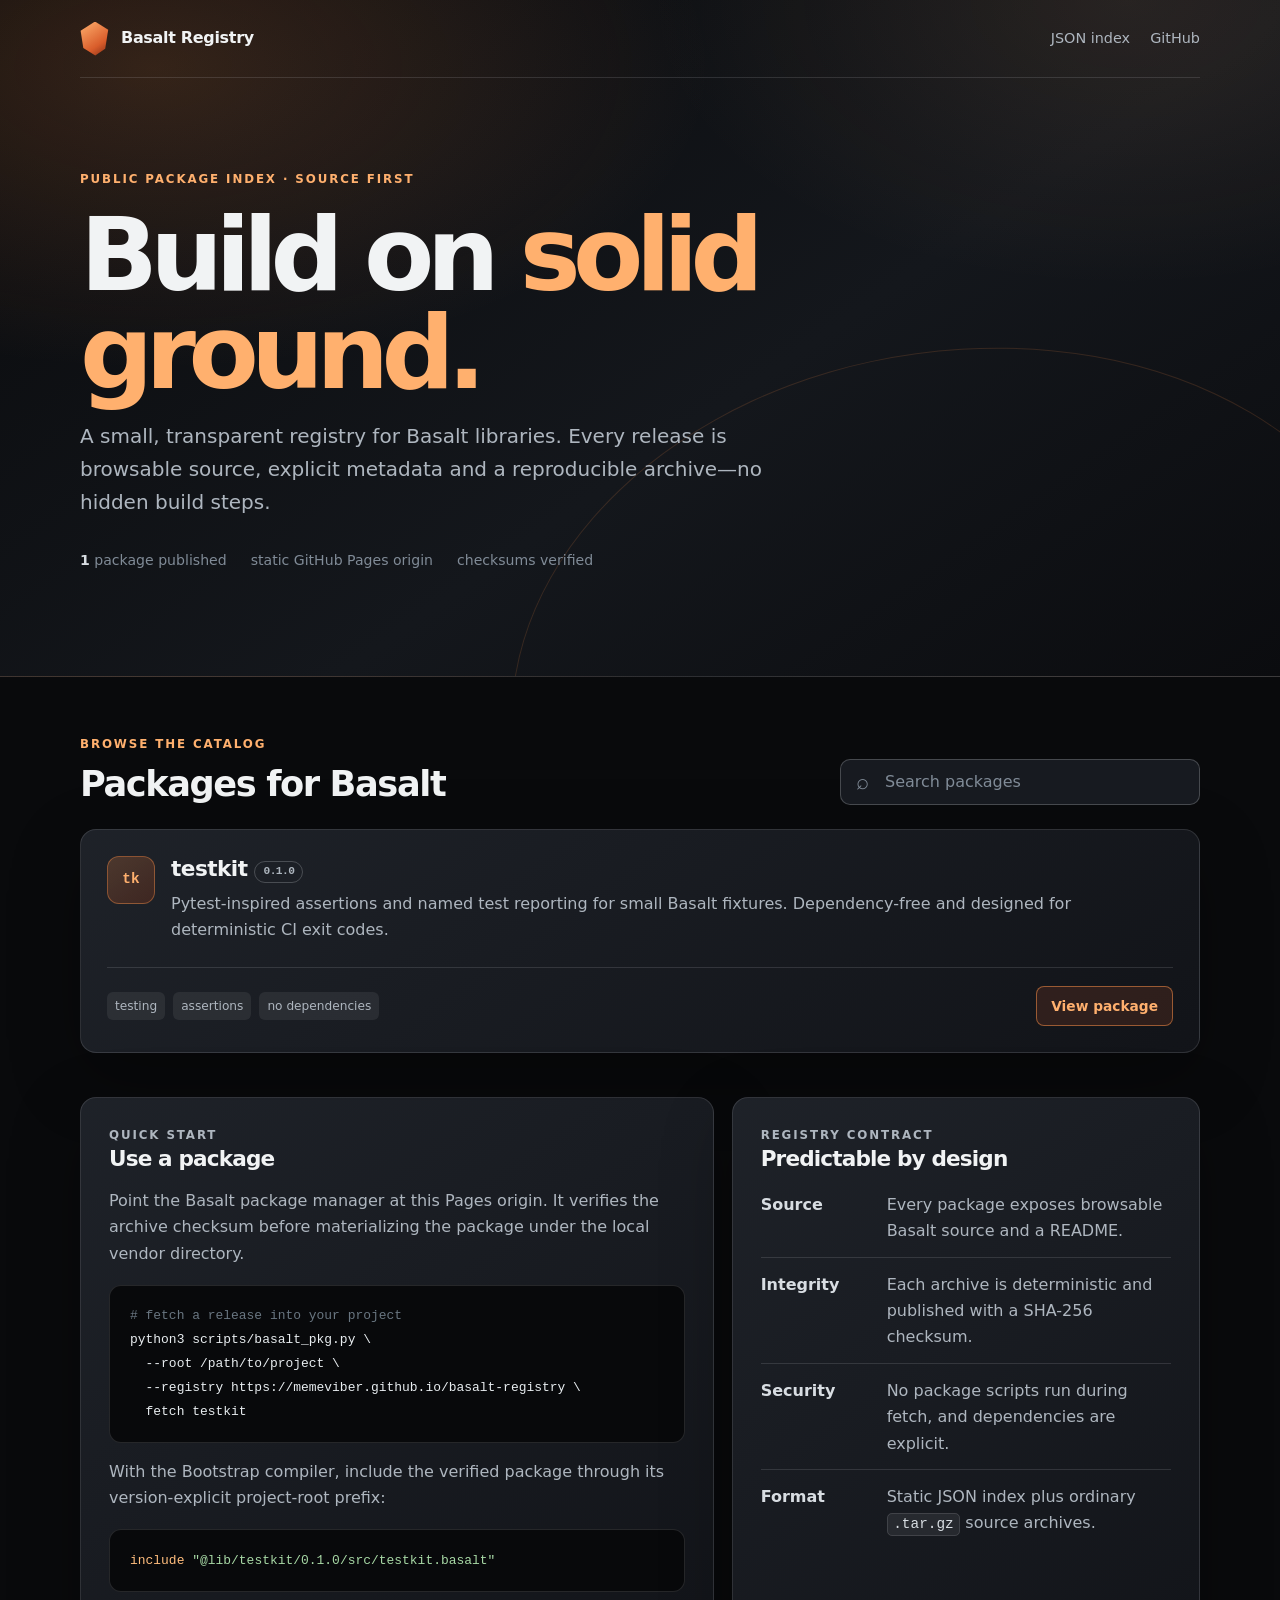
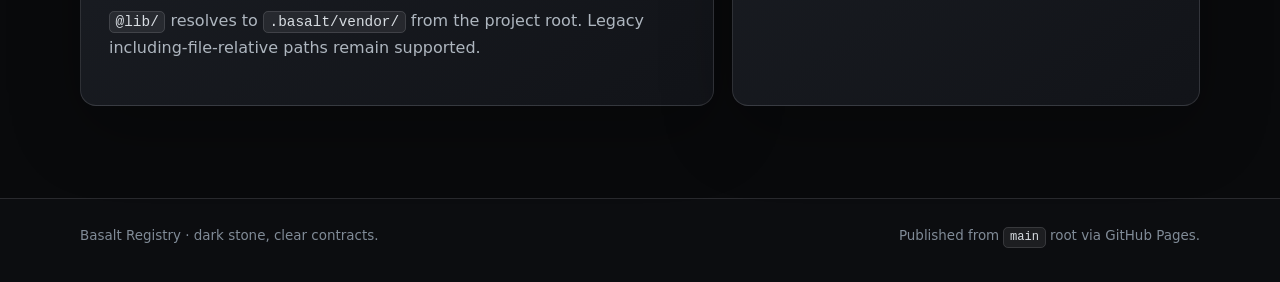
<file: index.html>
<!doctype html>
<html lang="en">
<head>
  <meta charset="utf-8">
  <meta name="viewport" content="width=device-width, initial-scale=1">
  <meta name="description" content="Basalt Registry: a transparent source-first package index for Basalt libraries.">
  <title>Basalt Registry — package index</title>
  <link rel="stylesheet" href="style.css">
</head>
<body>
  <header class="site-header">
    <nav class="topbar" aria-label="Primary navigation">
      <a class="brand" href="./"><span class="basalt-glyph" aria-hidden="true"></span><span>Basalt Registry</span></a>
      <div class="nav-links">
        <a href="registry.json">JSON index</a>
        <a href="https://github.com/memeviber/basalt-registry">GitHub</a>
      </div>
    </nav>
    <div class="hero">
      <p class="eyebrow">Public package index · source first</p>
      <h1>Build on <span>solid ground.</span></h1>
      <p class="hero-lede">A small, transparent registry for Basalt libraries. Every release is browsable source, explicit metadata and a reproducible archive—no hidden build steps.</p>
      <div class="hero-meta" aria-label="Registry facts">
        <span><strong id="package-count">1</strong> package published</span>
        <span>static GitHub Pages origin</span>
        <span>checksums verified</span>
      </div>
    </div>
  </header>

  <main class="content">
    <section aria-labelledby="packages-title">
      <div class="registry-toolbar">
        <div>
          <p class="section-label">Browse the catalog</p>
          <h2 id="packages-title">Packages for Basalt</h2>
        </div>
        <div class="search-box">
          <label for="package-search">Search packages</label>
          <input id="package-search" type="search" placeholder="Search packages" autocomplete="off">
        </div>
      </div>

      <p id="package-empty" class="surface empty-state" hidden>No package matches that search.</p>

      <div class="package-grid" id="package-list">
        <article class="surface package-card" data-search="testkit assertion testing pytest test">
          <div class="package-card-head">
            <div class="package-mark" aria-hidden="true">tk</div>
            <div>
              <h3><a href="packages/testkit/0.1.0/">testkit</a><span class="version">0.1.0</span></h3>
              <p class="package-summary">Pytest-inspired assertions and named test reporting for small Basalt fixtures. Dependency-free and designed for deterministic CI exit codes.</p>
            </div>
          </div>
          <div class="package-card-foot">
            <div class="package-tags" aria-label="Package tags">
              <span class="tag">testing</span>
              <span class="tag">assertions</span>
              <span class="tag">no dependencies</span>
            </div>
            <a class="button" href="packages/testkit/0.1.0/">View package</a>
          </div>
        </article>
      </div>
    </section>

    <div class="info-grid">
      <section class="surface info-card" aria-labelledby="install-title">
        <p class="section-label">Quick start</p>
        <h2 id="install-title">Use a package</h2>
        <p>Point the Basalt package manager at this Pages origin. It verifies the archive checksum before materializing the package under the local vendor directory.</p>
        <pre><code><span class="code-comment"># fetch a release into your project</span>
python3 scripts/basalt_pkg.py \
  --root /path/to/project \
  --registry https://memeviber.github.io/basalt-registry \
  fetch testkit</code></pre>
        <p>With the Bootstrap compiler, include the verified package through its version-explicit project-root prefix:</p>
        <pre><code><span class="code-keyword">include</span> <span class="code-string">"@lib/testkit/0.1.0/src/testkit.basalt"</span></code></pre>
        <p><code>@lib/</code> resolves to <code>.basalt/vendor/</code> from the project root. Legacy including-file-relative paths remain supported.</p>
      </section>

      <section class="surface info-card" aria-labelledby="contract-title">
        <p class="section-label">Registry contract</p>
        <h2 id="contract-title">Predictable by design</h2>
        <dl class="contract-list">
          <div><dt>Source</dt><dd>Every package exposes browsable Basalt source and a README.</dd></div>
          <div><dt>Integrity</dt><dd>Each archive is deterministic and published with a SHA-256 checksum.</dd></div>
          <div><dt>Security</dt><dd>No package scripts run during fetch, and dependencies are explicit.</dd></div>
          <div><dt>Format</dt><dd>Static JSON index plus ordinary <code>.tar.gz</code> source archives.</dd></div>
        </dl>
      </section>
    </div>
  </main>

  <footer class="site-footer">
    <div class="site-footer-inner">
      <p>Basalt Registry · dark stone, clear contracts.</p>
      <p>Published from <code>main</code> root via GitHub Pages.</p>
    </div>
  </footer>

  <script>
    (function () {
      const input = document.getElementById("package-search");
      const cards = Array.from(document.querySelectorAll("#package-list .package-card"));
      const empty = document.getElementById("package-empty");
      const count = document.getElementById("package-count");
      count.textContent = String(cards.length);
      input.addEventListener("input", function () {
        const query = input.value.trim().toLowerCase();
        let visible = 0;
        cards.forEach(function (card) {
          const matches = !query || card.dataset.search.includes(query);
          card.hidden = !matches;
          if (matches) visible += 1;
        });
        empty.hidden = visible !== 0;
      });
    }());
  </script>
</body>
</html>
</file>
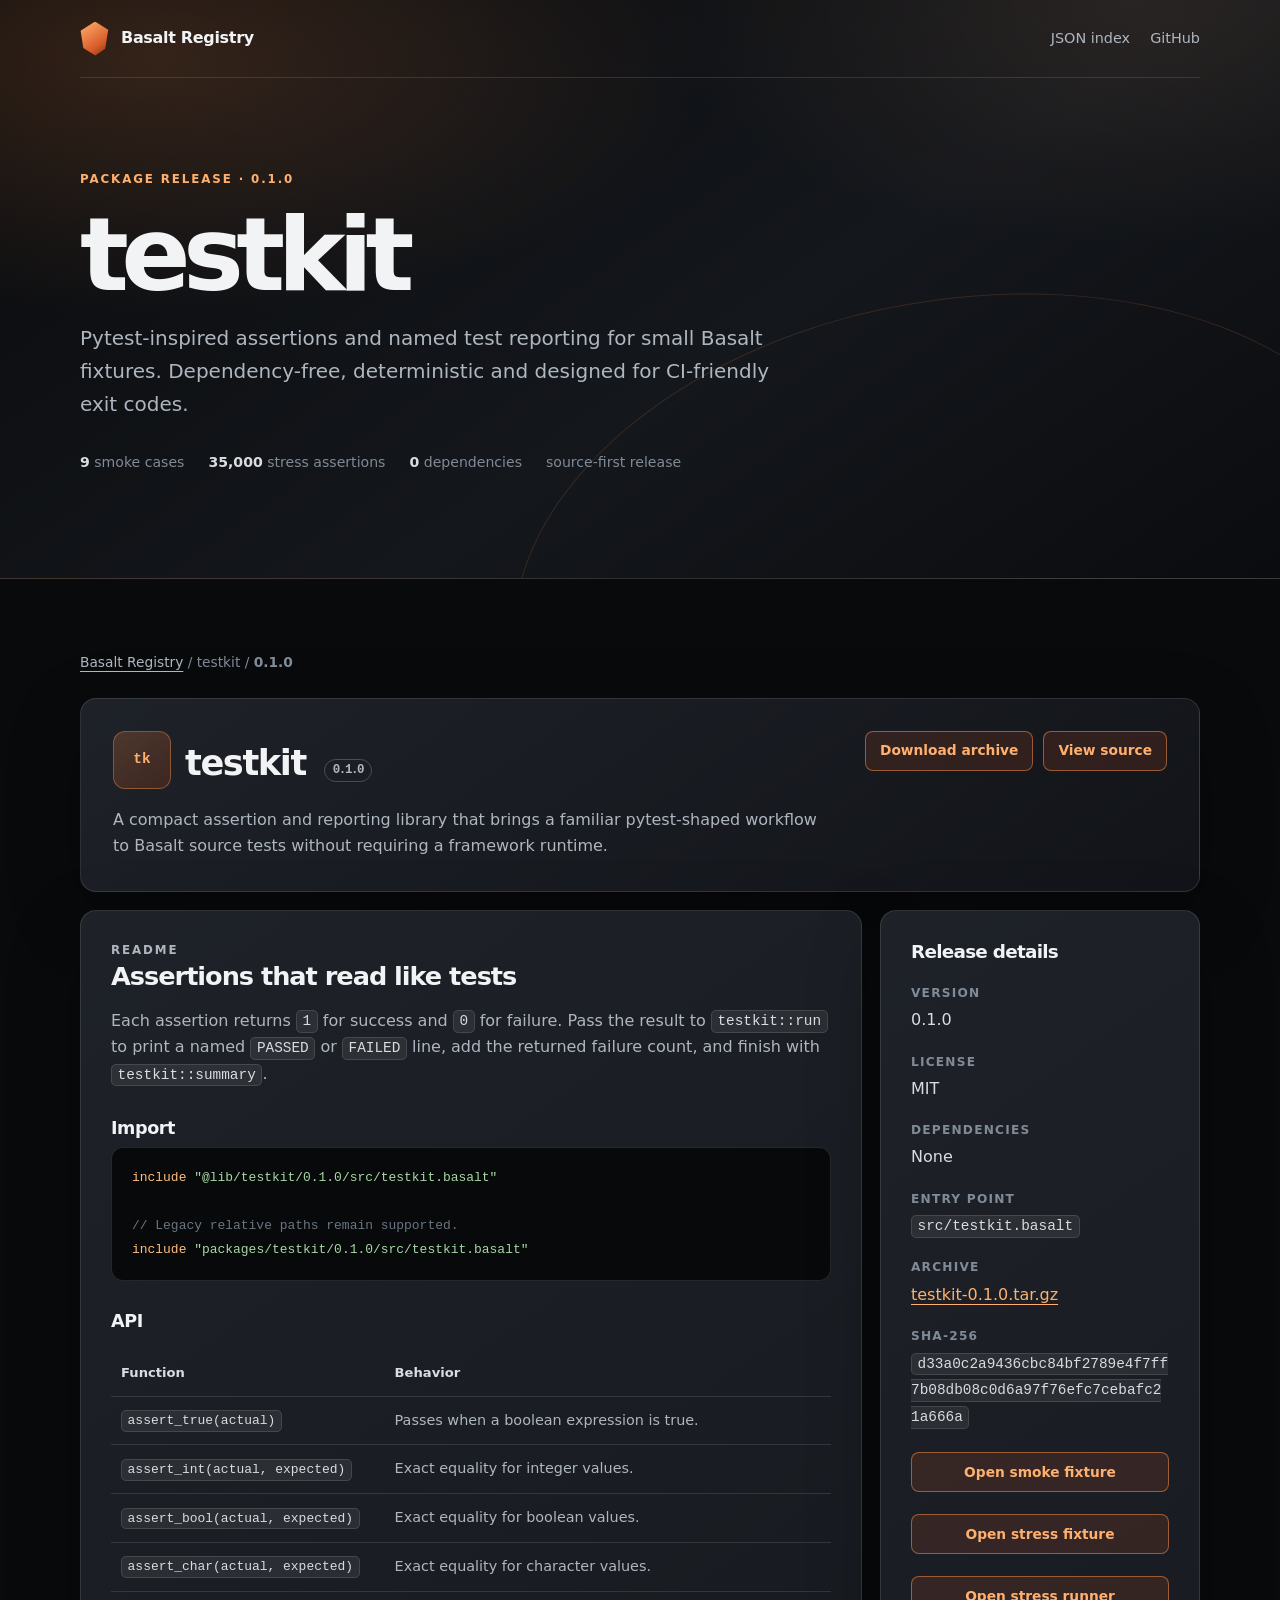
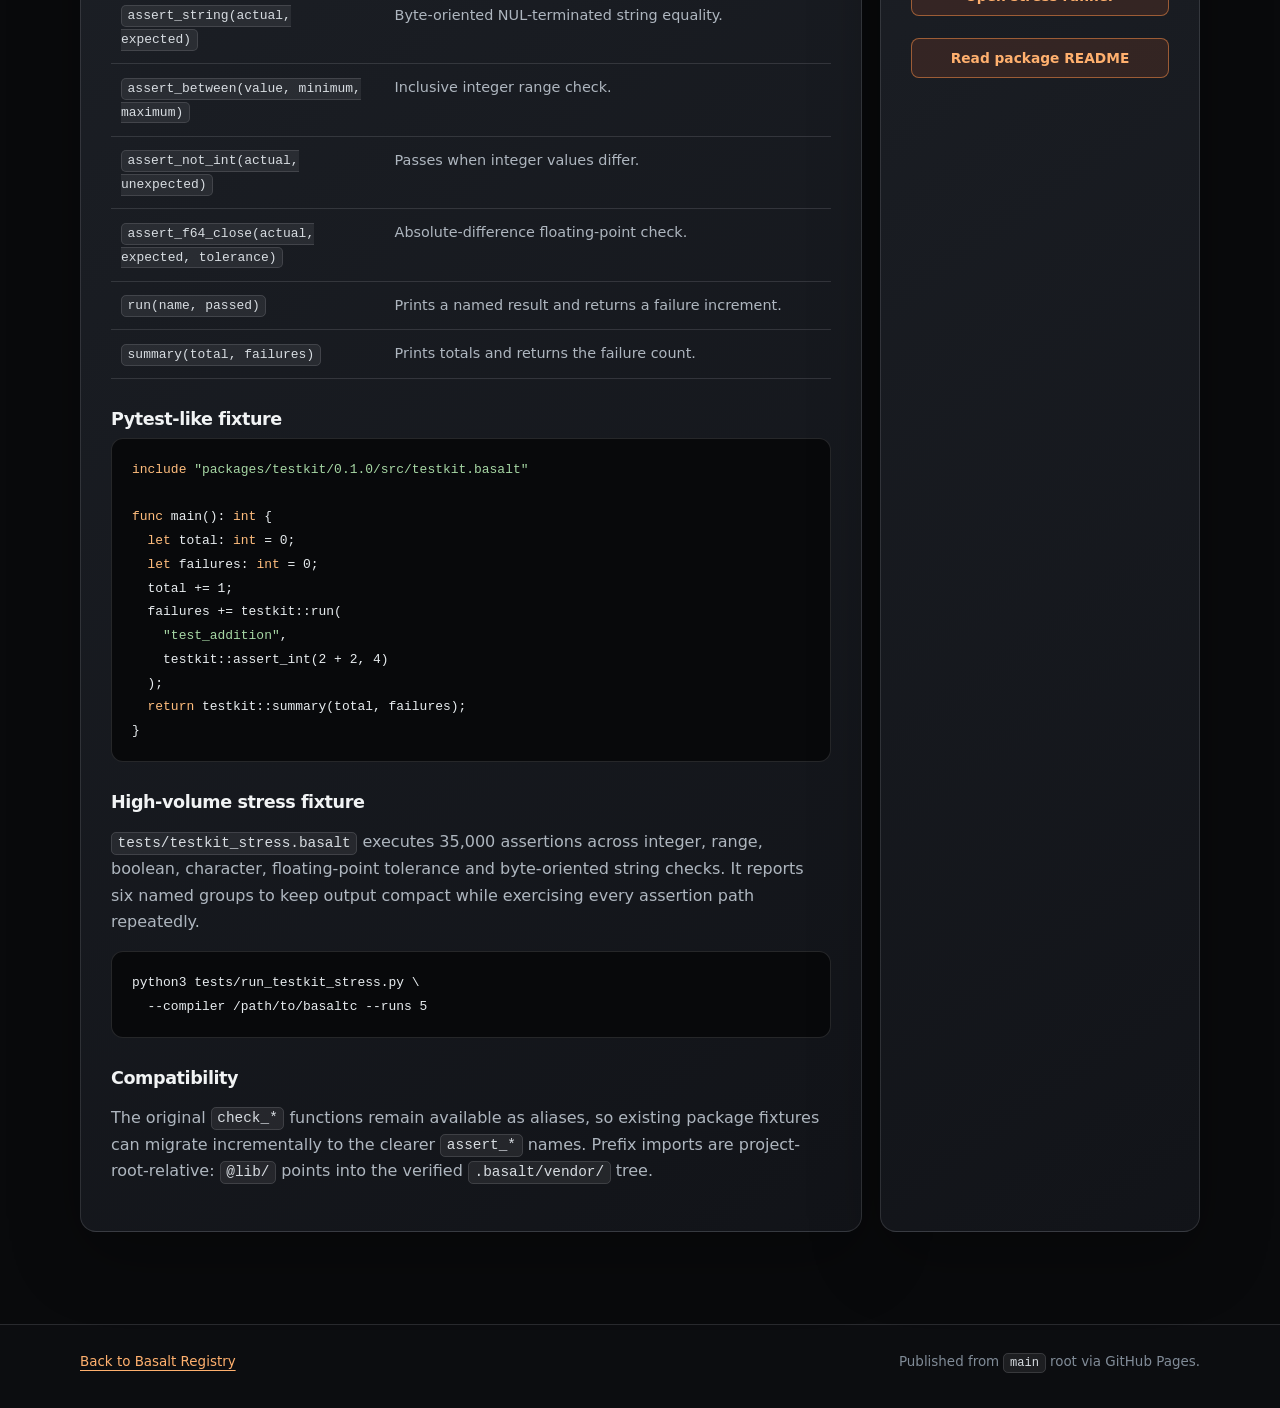
<file: packages/testkit/0.1.0/index.html>
<!doctype html>
<html lang="en">
<head>
  <meta charset="utf-8">
  <meta name="viewport" content="width=device-width, initial-scale=1">
  <meta name="description" content="testkit 0.1.0: pytest-inspired assertions and reporting for Basalt.">
  <title>testkit 0.1.0 · Basalt Registry</title>
  <link rel="stylesheet" href="../../../style.css">
</head>
<body>
  <header class="site-header">
    <nav class="topbar" aria-label="Primary navigation">
      <a class="brand" href="../../../"><span class="basalt-glyph" aria-hidden="true"></span><span>Basalt Registry</span></a>
      <div class="nav-links">
        <a href="../../../registry.json">JSON index</a>
        <a href="https://github.com/memeviber/basalt-registry">GitHub</a>
      </div>
    </nav>
    <div class="hero">
      <p class="eyebrow">Package release · 0.1.0</p>
      <h1>testkit</h1>
      <p class="hero-lede">Pytest-inspired assertions and named test reporting for small Basalt fixtures. Dependency-free, deterministic and designed for CI-friendly exit codes.</p>
      <div class="hero-meta" aria-label="Package facts">
        <span><strong>9</strong> smoke cases</span>
        <span><strong>35,000</strong> stress assertions</span>
        <span><strong>0</strong> dependencies</span>
        <span>source-first release</span>
      </div>
    </div>
  </header>

  <main class="content">
    <p class="breadcrumb"><a href="../../../">Basalt Registry</a> / testkit / <strong>0.1.0</strong></p>

    <section class="surface package-hero" aria-labelledby="release-title">
      <div>
        <div class="package-title-row">
          <div class="package-mark" aria-hidden="true">tk</div>
          <h2 id="release-title">testkit <span class="version">0.1.0</span></h2>
        </div>
        <p>A compact assertion and reporting library that brings a familiar pytest-shaped workflow to Basalt source tests without requiring a framework runtime.</p>
      </div>
      <div class="release-actions">
        <a class="button" href="../../../archives/testkit-0.1.0.tar.gz">Download archive</a>
        <a class="button" href="src/testkit.basalt">View source</a>
      </div>
    </section>

    <div class="detail-layout">
      <article class="surface readme">
        <p class="section-label">README</p>
        <h2>Assertions that read like tests</h2>
        <p>Each assertion returns <code>1</code> for success and <code>0</code> for failure. Pass the result to <code>testkit::run</code> to print a named <code>PASSED</code> or <code>FAILED</code> line, add the returned failure count, and finish with <code>testkit::summary</code>.</p>

        <h3>Import</h3>
        <pre><code><span class="code-keyword">include</span> <span class="code-string">"@lib/testkit/0.1.0/src/testkit.basalt"</span>

<span class="code-comment">// Legacy relative paths remain supported.</span>
<span class="code-keyword">include</span> <span class="code-string">"packages/testkit/0.1.0/src/testkit.basalt"</span></code></pre>

        <h3>API</h3>
        <table class="api-table">
          <thead><tr><th>Function</th><th>Behavior</th></tr></thead>
          <tbody>
            <tr><td><code>assert_true(actual)</code></td><td>Passes when a boolean expression is true.</td></tr>
            <tr><td><code>assert_int(actual, expected)</code></td><td>Exact equality for integer values.</td></tr>
            <tr><td><code>assert_bool(actual, expected)</code></td><td>Exact equality for boolean values.</td></tr>
            <tr><td><code>assert_char(actual, expected)</code></td><td>Exact equality for character values.</td></tr>
            <tr><td><code>assert_string(actual, expected)</code></td><td>Byte-oriented NUL-terminated string equality.</td></tr>
            <tr><td><code>assert_between(value, minimum, maximum)</code></td><td>Inclusive integer range check.</td></tr>
            <tr><td><code>assert_not_int(actual, unexpected)</code></td><td>Passes when integer values differ.</td></tr>
            <tr><td><code>assert_f64_close(actual, expected, tolerance)</code></td><td>Absolute-difference floating-point check.</td></tr>
            <tr><td><code>run(name, passed)</code></td><td>Prints a named result and returns a failure increment.</td></tr>
            <tr><td><code>summary(total, failures)</code></td><td>Prints totals and returns the failure count.</td></tr>
          </tbody>
        </table>

        <h3>Pytest-like fixture</h3>
        <pre><code><span class="code-keyword">include</span> <span class="code-string">"packages/testkit/0.1.0/src/testkit.basalt"</span>

<span class="code-keyword">func</span> main(): <span class="code-keyword">int</span> {
  <span class="code-keyword">let</span> total: <span class="code-keyword">int</span> = 0;
  <span class="code-keyword">let</span> failures: <span class="code-keyword">int</span> = 0;
  total += 1;
  failures += testkit::run(
    <span class="code-string">"test_addition"</span>,
    testkit::assert_int(2 + 2, 4)
  );
  <span class="code-keyword">return</span> testkit::summary(total, failures);
}</code></pre>

        <h3>High-volume stress fixture</h3>
        <p><code>tests/testkit_stress.basalt</code> executes 35,000 assertions across integer, range, boolean, character, floating-point tolerance and byte-oriented string checks. It reports six named groups to keep output compact while exercising every assertion path repeatedly.</p>
        <pre><code>python3 tests/run_testkit_stress.py \
  --compiler /path/to/basaltc --runs 5</code></pre>

        <h3>Compatibility</h3>
        <p>The original <code>check_*</code> functions remain available as aliases, so existing package fixtures can migrate incrementally to the clearer <code>assert_*</code> names. Prefix imports are project-root-relative: <code>@lib/</code> points into the verified <code>.basalt/vendor/</code> tree.</p>
      </article>

      <aside class="surface sidebar" aria-labelledby="release-details">
        <h2 id="release-details">Release details</h2>
        <dl>
          <dt>Version</dt>
          <dd>0.1.0</dd>
          <dt>License</dt>
          <dd>MIT</dd>
          <dt>Dependencies</dt>
          <dd>None</dd>
          <dt>Entry point</dt>
          <dd><code>src/testkit.basalt</code></dd>
          <dt>Archive</dt>
          <dd><a href="../../../archives/testkit-0.1.0.tar.gz">testkit-0.1.0.tar.gz</a></dd>
          <dt>SHA-256</dt>
          <dd><code>d33a0c2a9436cbc84bf2789e4f7ff7b08db08c0d6a97f76efc7cebafc21a666a</code></dd>
        </dl>
        <a class="button" href="../../../tests/testkit_smoke.basalt">Open smoke fixture</a>
        <a class="button" href="tests/testkit_stress.basalt">Open stress fixture</a>
        <a class="button" href="tests/run_testkit_stress.py">Open stress runner</a>
        <a class="button" href="README.md">Read package README</a>
      </aside>
    </div>
  </main>

  <footer class="site-footer">
    <div class="site-footer-inner">
      <p><a href="../../../">Back to Basalt Registry</a></p>
      <p>Published from <code>main</code> root via GitHub Pages.</p>
    </div>
  </footer>
</body>
</html>
</file>
<file: style.css>
:root {
  color-scheme: dark;
  --basalt-950: #090a0c;
  --basalt-900: #101216;
  --basalt-850: #171a20;
  --basalt-800: #20242b;
  --basalt-700: #343a43;
  --ash-100: #f1f3f4;
  --ash-200: #d8dde2;
  --ash-300: #aeb6bf;
  --ash-400: #808b97;
  --magma-300: #ffb06e;
  --magma-400: #f28a45;
  --magma-500: #d95d2b;
  --magma-700: #933716;
  --line: rgba(216, 221, 226, 0.14);
  --line-strong: rgba(216, 221, 226, 0.24);
  --shadow: 0 24px 70px rgba(0, 0, 0, 0.28);
  --radius: 16px;
  --mono: "SFMono-Regular", Consolas, "Liberation Mono", monospace;
  --sans: Inter, ui-sans-serif, system-ui, -apple-system, BlinkMacSystemFont, "Segoe UI", sans-serif;
}

* { box-sizing: border-box; }
html { scroll-behavior: smooth; }
body {
  min-width: 320px;
  margin: 0;
  background: var(--basalt-950);
  color: var(--ash-100);
  font: 16px/1.65 var(--sans);
  -webkit-font-smoothing: antialiased;
}
a { color: var(--magma-300); text-decoration-thickness: 1px; text-underline-offset: 4px; }
a:hover { color: #ffd0a1; }
button, input { font: inherit; }
code, pre { font-family: var(--mono); }
code {
  padding: 0.15rem 0.35rem;
  border: 1px solid var(--line);
  border-radius: 5px;
  background: rgba(255, 255, 255, 0.07);
  color: var(--ash-200);
  font-size: 0.9em;
}
pre {
  max-width: 100%;
  margin: 0;
  overflow-x: auto;
  padding: 1.15rem 1.25rem;
  border: 1px solid var(--line);
  border-radius: 12px;
  background: #08090b;
  color: #e8edf0;
  font-size: 0.9rem;
  line-height: 1.65;
}
pre code { padding: 0; border: 0; background: transparent; color: inherit; }

.site-header {
  position: relative;
  overflow: hidden;
  border-bottom: 1px solid var(--line);
  background:
    radial-gradient(ellipse at 12% 10%, rgba(242, 138, 69, 0.18), transparent 35%),
    radial-gradient(ellipse at 88% 0%, rgba(255, 176, 110, 0.09), transparent 30%),
    linear-gradient(145deg, #090a0c 0%, #14171c 58%, #0b0c0f 100%);
}
.site-header::after {
  position: absolute;
  right: -10%;
  bottom: -52%;
  width: 70%;
  height: 100%;
  border: 1px solid rgba(242, 138, 69, 0.16);
  border-radius: 48% 52% 0 0;
  content: "";
  transform: rotate(-12deg);
  pointer-events: none;
}
.topbar, .hero, .content, .site-footer-inner {
  width: min(1120px, calc(100% - 48px));
  margin: 0 auto;
}
.topbar {
  position: relative;
  z-index: 1;
  display: flex;
  align-items: center;
  justify-content: space-between;
  gap: 24px;
  min-height: 78px;
  border-bottom: 1px solid var(--line);
}
.brand {
  display: inline-flex;
  align-items: center;
  gap: 11px;
  color: var(--ash-100);
  font-size: 1rem;
  font-weight: 760;
  letter-spacing: -0.02em;
  text-decoration: none;
}
.basalt-glyph {
  display: inline-block;
  width: 30px;
  height: 34px;
  background: linear-gradient(145deg, var(--magma-300), var(--magma-500) 65%, #7d2813);
  clip-path: polygon(50% 0, 94% 24%, 84% 80%, 51% 100%, 11% 78%, 2% 27%);
  filter: drop-shadow(0 5px 12px rgba(217, 93, 43, 0.25));
}
.nav-links { display: flex; flex-wrap: wrap; justify-content: flex-end; gap: 20px; }
.nav-links a { color: var(--ash-300); font-size: 0.9rem; text-decoration: none; }
.nav-links a:hover { color: var(--ash-100); }
.hero { position: relative; z-index: 1; padding: 92px 0 104px; }
.eyebrow, .section-label {
  margin: 0;
  color: var(--magma-300);
  font-size: 0.74rem;
  font-weight: 780;
  letter-spacing: 0.16em;
  text-transform: uppercase;
}
.hero h1 {
  max-width: 780px;
  margin: 16px 0 18px;
  color: var(--ash-100);
  font-size: clamp(3.2rem, 8vw, 6.6rem);
  font-weight: 790;
  letter-spacing: -0.075em;
  line-height: 0.96;
}
.hero h1 span { color: var(--magma-300); }
.hero-lede { max-width: 690px; margin: 0; color: var(--ash-300); font-size: clamp(1.05rem, 2vw, 1.25rem); }
.hero-meta { display: flex; flex-wrap: wrap; gap: 10px 24px; margin-top: 30px; color: var(--ash-400); font-size: 0.88rem; }
.hero-meta strong { color: var(--ash-200); font-weight: 650; }
.content { padding: 58px 0 92px; }
.surface {
  min-width: 0;
  border: 1px solid var(--line);
  border-radius: var(--radius);
  background: linear-gradient(145deg, rgba(32, 36, 43, 0.94), rgba(18, 20, 25, 0.98));
  box-shadow: var(--shadow);
}
.registry-toolbar {
  display: flex;
  align-items: end;
  justify-content: space-between;
  gap: 28px;
  margin-bottom: 24px;
}
h2, h3 { line-height: 1.2; }
h2 { margin: 8px 0 0; font-size: clamp(1.65rem, 4vw, 2.2rem); letter-spacing: -0.04em; }
h3 { margin: 0; font-size: 1.35rem; letter-spacing: -0.025em; }
.search-box { position: relative; width: min(360px, 100%); }
.search-box label { position: absolute; width: 1px; height: 1px; overflow: hidden; clip: rect(0 0 0 0); }
.search-box input {
  width: 100%;
  min-height: 46px;
  padding: 0 16px 0 44px;
  border: 1px solid var(--line-strong);
  border-radius: 10px;
  outline: none;
  background: var(--basalt-850);
  color: var(--ash-100);
}
.search-box input::placeholder { color: var(--ash-400); }
.search-box input:focus { border-color: var(--magma-400); box-shadow: 0 0 0 3px rgba(242, 138, 69, 0.14); }
.search-box::before { position: absolute; top: 12px; left: 16px; color: var(--ash-400); content: "⌕"; font-size: 1.35rem; line-height: 1; }
.package-grid { display: grid; grid-template-columns: repeat(auto-fit, minmax(min(100%, 520px), 1fr)); gap: 18px; }
.package-card { display: flex; min-width: 0; flex-direction: column; padding: 26px; }
.package-card:hover { border-color: rgba(242, 138, 69, 0.45); }
.package-card-head { display: flex; min-width: 0; align-items: flex-start; gap: 16px; }
.package-mark {
  display: grid;
  flex: 0 0 48px;
  width: 48px;
  height: 48px;
  place-items: center;
  border: 1px solid rgba(242, 138, 69, 0.42);
  border-radius: 12px;
  background: linear-gradient(145deg, rgba(242, 138, 69, 0.22), rgba(147, 55, 22, 0.28));
  color: var(--magma-300);
  font-family: var(--mono);
  font-size: 0.9rem;
  font-weight: 700;
}
.package-card h3 a { color: var(--ash-100); text-decoration: none; }
.version {
  display: inline-block;
  margin-left: 7px;
  padding: 3px 8px;
  border: 1px solid var(--line-strong);
  border-radius: 999px;
  color: var(--ash-300);
  font-family: var(--mono);
  font-size: 0.7rem;
  font-weight: 550;
  vertical-align: 0.17em;
}
.package-summary { min-width: 0; margin: 8px 0 0; color: var(--ash-300); }
.package-card-foot { display: flex; flex-wrap: wrap; align-items: center; justify-content: space-between; gap: 16px; margin-top: 24px; padding-top: 18px; border-top: 1px solid var(--line); }
.package-tags { display: flex; flex-wrap: wrap; gap: 8px; }
.tag { padding: 4px 8px; border-radius: 6px; background: rgba(255, 255, 255, 0.07); color: var(--ash-300); font-size: 0.76rem; }
.button {
  display: inline-flex;
  min-height: 40px;
  align-items: center;
  justify-content: center;
  padding: 0 14px;
  border: 1px solid rgba(242, 138, 69, 0.55);
  border-radius: 8px;
  background: rgba(217, 93, 43, 0.14);
  color: var(--magma-300);
  font-size: 0.86rem;
  font-weight: 700;
  text-decoration: none;
}
.button:hover { background: rgba(217, 93, 43, 0.28); color: #ffe2c5; }
.empty-state { margin: 18px 0 0; padding: 24px; color: var(--ash-300); }
.info-grid { display: grid; grid-template-columns: minmax(0, 1.15fr) minmax(0, 0.85fr); gap: 18px; margin-top: 44px; }
.info-card { min-width: 0; padding: 28px; }
.info-card h2 { margin-top: 0; font-size: 1.35rem; }
.info-card p { color: var(--ash-300); }
.info-card pre { margin-top: 18px; }
.code-keyword { color: #ffbd7d; }
.code-string { color: #a7d8a5; }
.code-comment { color: #697681; }
.contract-list { display: grid; gap: 14px; margin: 20px 0 0; }
.contract-list div { display: grid; grid-template-columns: 112px minmax(0, 1fr); gap: 14px; padding-bottom: 12px; border-bottom: 1px solid var(--line); }
.contract-list div:last-child { padding-bottom: 0; border-bottom: 0; }
.contract-list dt { color: var(--ash-200); font-weight: 700; }
.contract-list dd { min-width: 0; margin: 0; color: var(--ash-300); overflow-wrap: anywhere; }
.site-footer { border-top: 1px solid var(--line); background: #0c0d10; }
.site-footer-inner { display: flex; flex-wrap: wrap; justify-content: space-between; gap: 16px; padding: 26px 0 34px; color: var(--ash-400); font-size: 0.84rem; }
.site-footer p { margin: 0; }

.breadcrumb { margin-bottom: 24px; color: var(--ash-400); font-size: 0.86rem; }
.breadcrumb a { color: var(--ash-300); }
.package-hero { display: flex; min-width: 0; align-items: flex-start; justify-content: space-between; gap: 26px; padding: 32px; }
.package-title-row { display: flex; min-width: 0; align-items: center; gap: 14px; }
.package-title-row .package-mark { width: 58px; height: 58px; flex-basis: 58px; }
.package-hero h1 { min-width: 0; margin: 0; font-size: clamp(2rem, 5vw, 3.5rem); letter-spacing: -0.065em; line-height: 1; overflow-wrap: anywhere; }
.package-hero .version { font-size: 0.78rem; }
.package-hero p { max-width: 720px; margin: 18px 0 0; color: var(--ash-300); }
.release-actions { display: flex; flex: 0 0 auto; flex-wrap: wrap; gap: 10px; justify-content: flex-end; }
.detail-layout { display: grid; grid-template-columns: minmax(0, 1fr) minmax(250px, 320px); gap: 18px; margin-top: 18px; }
.readme, .sidebar { min-width: 0; padding: 30px; }
.readme h2 { margin-top: 0; font-size: 1.6rem; }
.readme h3 { margin: 30px 0 8px; font-size: 1.1rem; }
.readme p, .readme li { color: var(--ash-300); }
.readme ul { padding-left: 1.2rem; }
.api-table { width: 100%; border-collapse: collapse; margin-top: 18px; }
.api-table th, .api-table td { padding: 12px 10px; border-bottom: 1px solid var(--line); text-align: left; vertical-align: top; }
.api-table th { color: var(--ash-200); font-size: 0.82rem; }
.api-table td { color: var(--ash-300); font-size: 0.9rem; }
.api-table td:first-child { width: 38%; color: var(--magma-300); }
.api-table code { overflow-wrap: anywhere; }
.sidebar h2 { margin: 0 0 20px; font-size: 1.15rem; }
.sidebar dl { margin: 0; }
.sidebar dt { margin-top: 18px; color: var(--ash-400); font-size: 0.76rem; font-weight: 760; letter-spacing: 0.1em; text-transform: uppercase; }
.sidebar dd { min-width: 0; margin: 4px 0 0; color: var(--ash-200); overflow-wrap: anywhere; }
.sidebar dd code { word-break: break-all; }
.sidebar .button { width: 100%; margin-top: 22px; }

@media (max-width: 760px) {
  .topbar, .hero, .content, .site-footer-inner { width: min(100% - 30px, 1120px); }
  .topbar { align-items: flex-start; flex-direction: column; gap: 12px; padding: 18px 0; }
  .nav-links { justify-content: flex-start; gap: 10px 16px; }
  .hero { padding: 68px 0 74px; }
  .registry-toolbar, .package-hero { align-items: stretch; flex-direction: column; }
  .search-box { width: 100%; }
  .info-grid, .detail-layout { grid-template-columns: 1fr; }
  .release-actions { justify-content: flex-start; }
}
@media (max-width: 480px) {
  .hero h1 { font-size: clamp(2.9rem, 17vw, 4.5rem); }
  .package-card, .info-card, .package-hero, .readme, .sidebar { padding: 22px; }
  .package-card-foot { align-items: stretch; flex-direction: column; }
  .package-card-foot .button { width: 100%; }
  .contract-list div { grid-template-columns: 1fr; gap: 3px; }
  .api-table { display: block; overflow-x: auto; }
}
</file>
